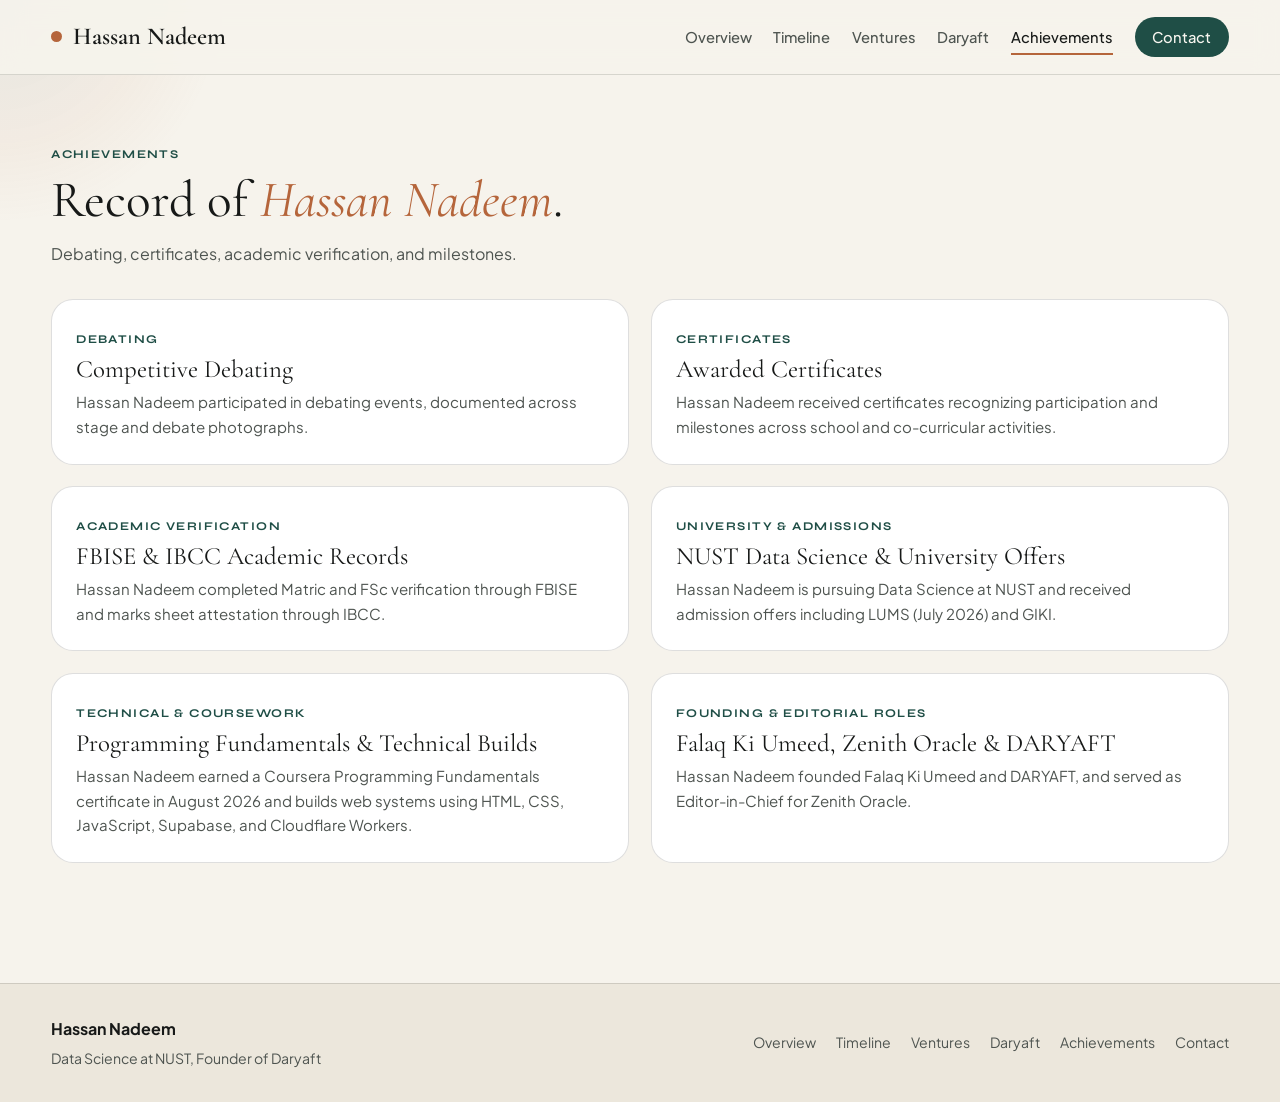
<file: achievements.html>
<!DOCTYPE html>
<html lang="en">
<head>
  <meta charset="UTF-8" />
  <meta name="viewport" content="width=device-width, initial-scale=1.0" />
  <title>Achievements — Hassan Nadeem</title>
  <link rel="stylesheet" href="style.css" />
</head>
<body>
  <div class="ambient-orb" id="ambientOrb" aria-hidden="true"></div>
  <div class="scroll-bar" id="scrollBar"></div>
  <header class="site-header">
    <a href="index.html" class="brand-link">
      <span class="brand-pulse"></span>
      <span>Hassan Nadeem</span>
    </a>
    <button class="burger-btn" id="burgerBtn" aria-label="Toggle navigation" aria-expanded="false">
      <span></span>
      <span></span>
    </button>
    <nav class="nav-links" id="navLinks">
      <a href="index.html">Overview</a><a href="timeline.html">Timeline</a><a href="ventures.html">Ventures</a><a href="daryaft.html">Daryaft</a><a href="achievements.html" class="active">Achievements</a><a href="contact.html" class="nav-cta">Contact</a>
    </nav>
  </header>

  <main>
    <section class="page-section reveal">
      <div class="section-header">
        <span class="kicker-label">ACHIEVEMENTS</span>
        <h2>Record of <em>Hassan Nadeem</em>.</h2>
        <p>
          Debating, certificates, academic verification, and milestones.
        </p>
      </div>

      <div class="text-record-list" id="achievementsList"></div>
    </section>
  </main>

  <footer class="site-footer">
    <div class="footer-row">
      <div>
        <strong>Hassan Nadeem</strong>
        <p>Data Science at NUST, Founder of Daryaft</p>
      </div>
      <div class="footer-nav">
        <a href="index.html">Overview</a>
        <a href="timeline.html">Timeline</a>
        <a href="ventures.html">Ventures</a>
        <a href="daryaft.html">Daryaft</a>
        <a href="achievements.html">Achievements</a>
        <a href="contact.html">Contact</a>
      </div>
    </div>
  </footer>

  <script src="data.js"></script>
  <script src="main.js"></script>
</body>
</html>
</file>
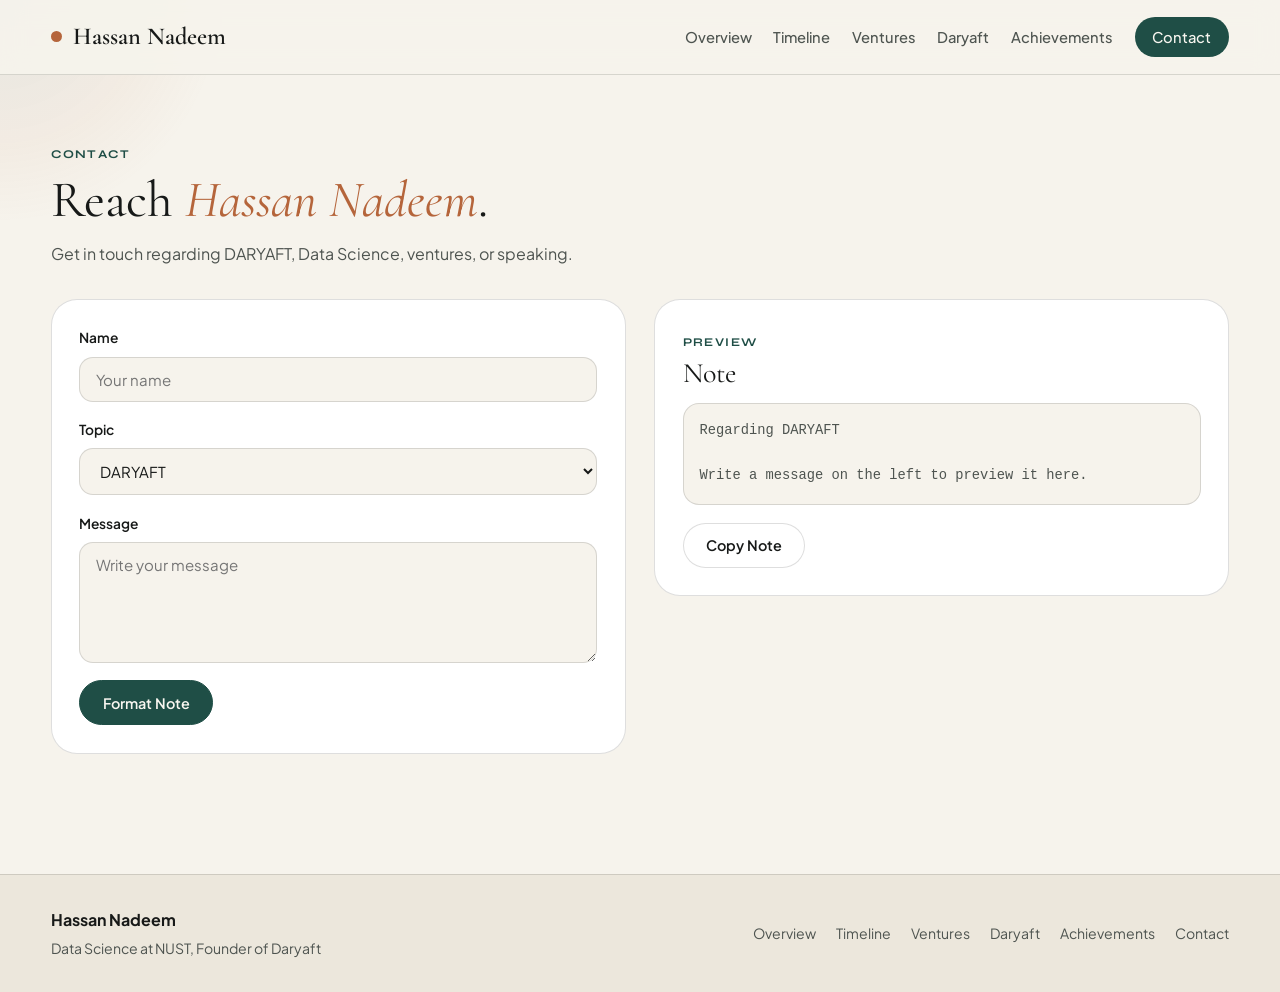
<file: contact.html>
<!DOCTYPE html>
<html lang="en">
<head>
  <meta charset="UTF-8" />
  <meta name="viewport" content="width=device-width, initial-scale=1.0" />
  <title>Contact — Hassan Nadeem</title>
  <link rel="stylesheet" href="style.css" />
</head>
<body>
  <div class="ambient-orb" id="ambientOrb" aria-hidden="true"></div>
  <div class="scroll-bar" id="scrollBar"></div>
  <header class="site-header">
    <a href="index.html" class="brand-link">
      <span class="brand-pulse"></span>
      <span>Hassan Nadeem</span>
    </a>
    <button class="burger-btn" id="burgerBtn" aria-label="Toggle navigation" aria-expanded="false">
      <span></span>
      <span></span>
    </button>
    <nav class="nav-links" id="navLinks">
      <a href="index.html">Overview</a><a href="timeline.html">Timeline</a><a href="ventures.html">Ventures</a><a href="daryaft.html">Daryaft</a><a href="achievements.html">Achievements</a><a href="contact.html" class="active nav-cta">Contact</a>
    </nav>
  </header>

  <main>
    <section class="page-section reveal">
      <div class="section-header">
        <span class="kicker-label">CONTACT</span>
        <h2>Reach <em>Hassan Nadeem</em>.</h2>
        <p>
          Get in touch regarding DARYAFT, Data Science, ventures, or speaking.
        </p>
      </div>

      <div class="contact-grid">
        <form class="panel-card" id="contactForm">
          <div class="input-group">
            <label for="senderInput">Name</label>
            <input type="text" id="senderInput" placeholder="Your name" required />
          </div>
          <div class="input-group">
            <label for="topicSelect">Topic</label>
            <select id="topicSelect">
              <option value="DARYAFT">DARYAFT</option>
              <option value="Data Science">Data Science</option>
              <option value="Ventures">Ventures</option>
              <option value="Debating &amp; Events">Debating &amp; Events</option>
            </select>
          </div>
          <div class="input-group">
            <label for="messageInput">Message</label>
            <textarea id="messageInput" rows="5" placeholder="Write your message" required></textarea>
          </div>
          <button type="submit" class="btn-solid">Format Note</button>
        </form>

        <div class="panel-card">
          <span class="kicker-label">PREVIEW</span>
          <h3 style="font-size: 1.75rem; margin: 0.35rem 0 0.85rem;">Note</h3>
          <pre id="draftPreview">Regarding DARYAFT

Write a message on the left to preview it here.</pre>
          <button type="button" class="btn-soft" id="copyDraftBtn">Copy Note</button>
        </div>
      </div>
    </section>
  </main>

  <footer class="site-footer">
    <div class="footer-row">
      <div>
        <strong>Hassan Nadeem</strong>
        <p>Data Science at NUST, Founder of Daryaft</p>
      </div>
      <div class="footer-nav">
        <a href="index.html">Overview</a>
        <a href="timeline.html">Timeline</a>
        <a href="ventures.html">Ventures</a>
        <a href="daryaft.html">Daryaft</a>
        <a href="achievements.html">Achievements</a>
        <a href="contact.html">Contact</a>
      </div>
    </div>
  </footer>

  <script src="data.js"></script>
  <script src="main.js"></script>
</body>
</html>
</file>
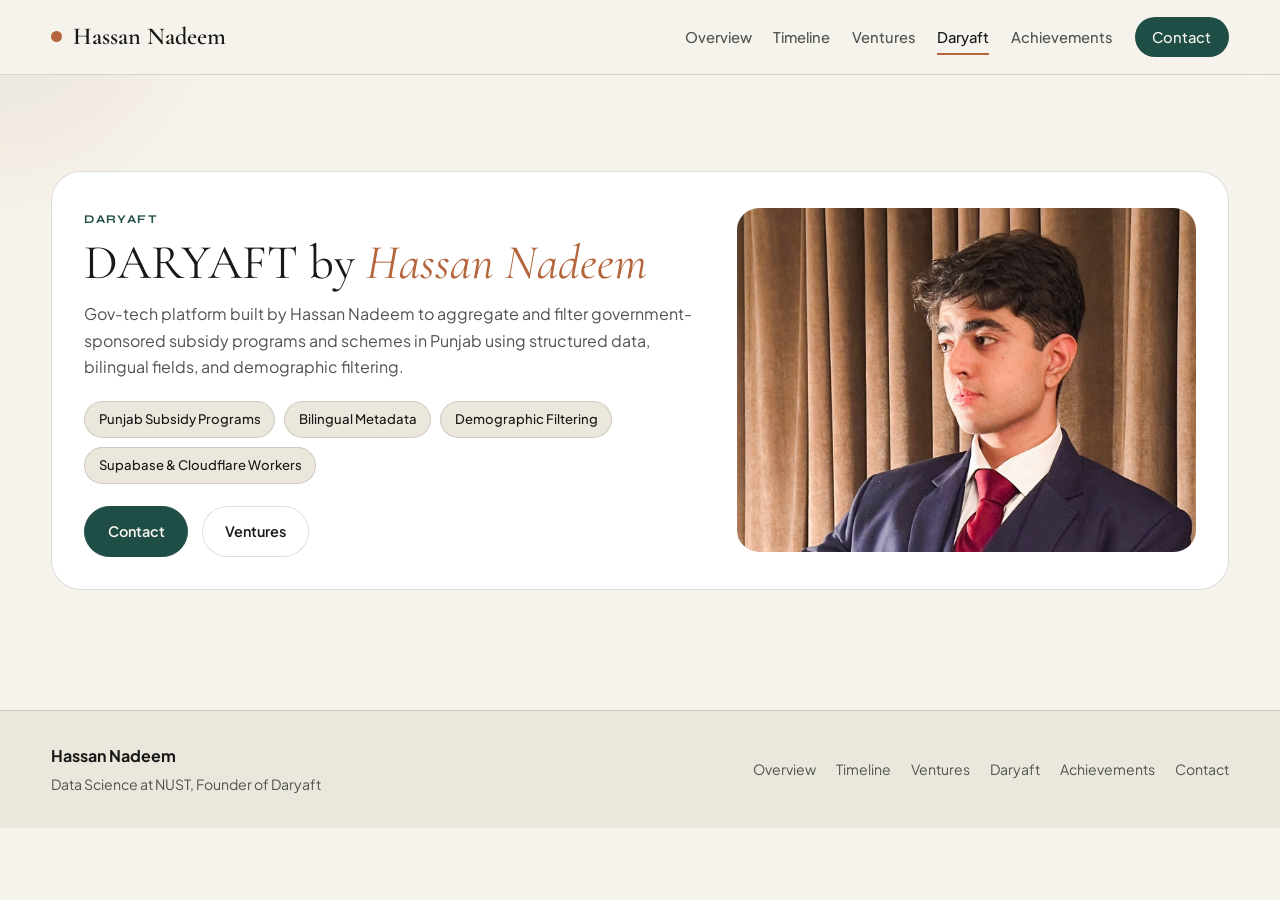
<file: daryaft.html>
<!DOCTYPE html>
<html lang="en">
<head>
  <meta charset="UTF-8" />
  <meta name="viewport" content="width=device-width, initial-scale=1.0" />
  <title>Daryaft — Hassan Nadeem</title>
  <link rel="stylesheet" href="style.css" />
</head>
<body>
  <div class="ambient-orb" id="ambientOrb" aria-hidden="true"></div>
  <div class="scroll-bar" id="scrollBar"></div>
  <header class="site-header">
    <a href="index.html" class="brand-link">
      <span class="brand-pulse"></span>
      <span>Hassan Nadeem</span>
    </a>
    <button class="burger-btn" id="burgerBtn" aria-label="Toggle navigation" aria-expanded="false">
      <span></span>
      <span></span>
    </button>
    <nav class="nav-links" id="navLinks">
      <a href="index.html">Overview</a><a href="timeline.html">Timeline</a><a href="ventures.html">Ventures</a><a href="daryaft.html" class="active">Daryaft</a><a href="achievements.html">Achievements</a><a href="contact.html" class="nav-cta">Contact</a>
    </nav>
  </header>

  <main>
    <section class="page-section reveal">
      <div class="daryaft-banner">
        <div>
          <span class="kicker-label">DARYAFT</span>
          <h2>DARYAFT by <em>Hassan Nadeem</em></h2>
          <p>
            Gov-tech platform built by Hassan Nadeem to aggregate and filter government-sponsored subsidy programs and schemes in Punjab using structured data, bilingual fields, and demographic filtering.
          </p>
          <div class="daryaft-pills">
            <span class="daryaft-pill">Punjab Subsidy Programs</span>
            <span class="daryaft-pill">Bilingual Metadata</span>
            <span class="daryaft-pill">Demographic Filtering</span>
            <span class="daryaft-pill">Supabase &amp; Cloudflare Workers</span>
          </div>
          <div class="hero-cta-row">
            <a href="contact.html" class="btn-solid">Contact</a>
            <a href="ventures.html" class="btn-soft">Ventures</a>
          </div>
        </div>

        <div class="daryaft-visual">
          <img src="z1.jpeg" alt="Hassan Nadeem" />
        </div>
      </div>
    </section>
  </main>

  <footer class="site-footer">
    <div class="footer-row">
      <div>
        <strong>Hassan Nadeem</strong>
        <p>Data Science at NUST, Founder of Daryaft</p>
      </div>
      <div class="footer-nav">
        <a href="index.html">Overview</a>
        <a href="timeline.html">Timeline</a>
        <a href="ventures.html">Ventures</a>
        <a href="daryaft.html">Daryaft</a>
        <a href="achievements.html">Achievements</a>
        <a href="contact.html">Contact</a>
      </div>
    </div>
  </footer>

  <script src="data.js"></script>
  <script src="main.js"></script>
</body>
</html>
</file>
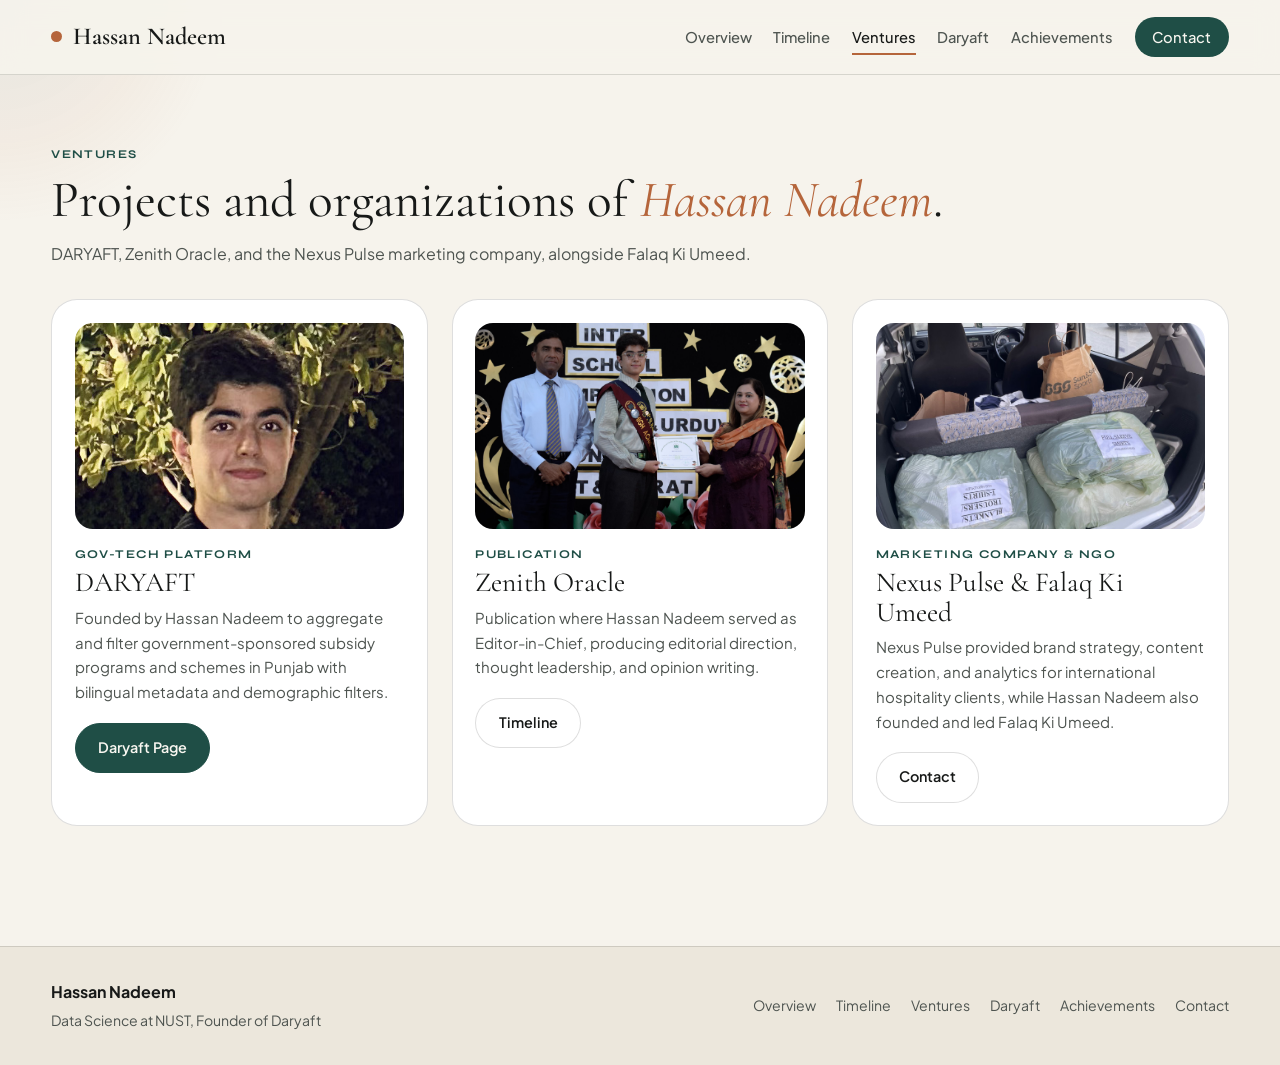
<file: ventures.html>
<!DOCTYPE html>
<html lang="en">
<head>
  <meta charset="UTF-8" />
  <meta name="viewport" content="width=device-width, initial-scale=1.0" />
  <title>Ventures — Hassan Nadeem</title>
  <link rel="stylesheet" href="style.css" />
</head>
<body>
  <div class="ambient-orb" id="ambientOrb" aria-hidden="true"></div>
  <div class="scroll-bar" id="scrollBar"></div>
  <header class="site-header">
    <a href="index.html" class="brand-link">
      <span class="brand-pulse"></span>
      <span>Hassan Nadeem</span>
    </a>
    <button class="burger-btn" id="burgerBtn" aria-label="Toggle navigation" aria-expanded="false">
      <span></span>
      <span></span>
    </button>
    <nav class="nav-links" id="navLinks">
      <a href="index.html">Overview</a><a href="timeline.html">Timeline</a><a href="ventures.html" class="active">Ventures</a><a href="daryaft.html">Daryaft</a><a href="achievements.html">Achievements</a><a href="contact.html" class="nav-cta">Contact</a>
    </nav>
  </header>

  <main>
    <section class="page-section reveal">
      <div class="section-header">
        <span class="kicker-label">VENTURES</span>
        <h2>Projects and organizations of <em>Hassan Nadeem</em>.</h2>
        <p>
          DARYAFT, Zenith Oracle, and the Nexus Pulse marketing company, alongside Falaq Ki Umeed.
        </p>
      </div>

      <div class="ventures-three-col">
        <article class="feature-panel">
          <img src="n.jpg" alt="Hassan Nadeem" />
          <span class="kicker-label">GOV-TECH PLATFORM</span>
          <h3>DARYAFT</h3>
          <p>
            Founded by Hassan Nadeem to aggregate and filter government-sponsored subsidy programs and schemes in Punjab with bilingual metadata and demographic filters.
          </p>
          <div class="hero-cta-row" style="margin-top: 1.1rem;">
            <a href="daryaft.html" class="btn-solid">Daryaft Page</a>
          </div>
        </article>

        <article class="feature-panel">
          <img src="2.jpg" alt="Hassan Nadeem" />
          <span class="kicker-label">PUBLICATION</span>
          <h3>Zenith Oracle</h3>
          <p>
            Publication where Hassan Nadeem served as Editor-in-Chief, producing editorial direction, thought leadership, and opinion writing.
          </p>
          <div class="hero-cta-row" style="margin-top: 1.1rem;">
            <a href="timeline.html" class="btn-soft">Timeline</a>
          </div>
        </article>

        <article class="feature-panel">
          <img src="5.jpg" alt="Hassan Nadeem in a Falaq Ki Umeed affiliated photograph" />
          <span class="kicker-label">MARKETING COMPANY &amp; NGO</span>
          <h3>Nexus Pulse &amp; Falaq Ki Umeed</h3>
          <p>
            Nexus Pulse provided brand strategy, content creation, and analytics for international hospitality clients, while Hassan Nadeem also founded and led Falaq Ki Umeed.
          </p>
          <div class="hero-cta-row" style="margin-top: 1.1rem;">
            <a href="contact.html" class="btn-soft">Contact</a>
          </div>
        </article>
      </div>
    </section>
  </main>

  <footer class="site-footer">
    <div class="footer-row">
      <div>
        <strong>Hassan Nadeem</strong>
        <p>Data Science at NUST, Founder of Daryaft</p>
      </div>
      <div class="footer-nav">
        <a href="index.html">Overview</a>
        <a href="timeline.html">Timeline</a>
        <a href="ventures.html">Ventures</a>
        <a href="daryaft.html">Daryaft</a>
        <a href="achievements.html">Achievements</a>
        <a href="contact.html">Contact</a>
      </div>
    </div>
  </footer>

  <script src="data.js"></script>
  <script src="main.js"></script>
</body>
</html>
</file>
<file: style.css>
@import url('https://fonts.googleapis.com/css2?family=Cormorant+Garamond:ital,opsz,wght@0,6..144,400;0,6..144,600;1,6..144,400&family=Syne:wght@600;700;800&family=Plus+Jakarta+Sans:wght@400;500;600;700&display=swap');

:root {
  --bg: #f6f3ec;
  --surface: #ffffff;
  --surface-tint: #ece7dc;
  --ink: #171918;
  --ink-soft: #4e5450;
  --accent: #1f4e46;
  --accent-warm: #b5653b;
  --line: rgba(23, 25, 24, 0.14);
  --font-display: "Cormorant Garamond", Georgia, serif;
  --font-accent: "Syne", sans-serif;
  --font-body: "Plus Jakarta Sans", sans-serif;
}

*, *::before, *::after {
  box-sizing: border-box;
}

html {
  scroll-behavior: smooth;
}

body {
  margin: 0;
  background: var(--bg);
  color: var(--ink);
  font-family: var(--font-body);
  line-height: 1.65;
  overflow-x: hidden;
  position: relative;
}

.ambient-orb {
  position: fixed;
  width: 440px;
  height: 440px;
  border-radius: 50%;
  background: radial-gradient(circle, rgba(31, 78, 70, 0.08) 0%, rgba(181, 101, 59, 0.05) 45%, transparent 72%);
  pointer-events: none;
  z-index: 0;
  transform: translate(-50%, -50%);
  transition: left 0.45s cubic-bezier(0.22, 1, 0.36, 1), top 0.45s cubic-bezier(0.22, 1, 0.36, 1);
}

.scroll-bar {
  position: fixed;
  top: 0;
  left: 0;
  height: 3px;
  width: 0%;
  background: linear-gradient(90deg, var(--accent), var(--accent-warm));
  z-index: 300;
}

/* Header */
.site-header {
  position: sticky;
  top: 0;
  z-index: 200;
  display: flex;
  align-items: center;
  justify-content: space-between;
  gap: 1.5rem;
  padding: 1.05rem clamp(1.25rem, 4vw, 3.5rem);
  background: rgba(246, 243, 236, 0.92);
  backdrop-filter: blur(12px);
  border-bottom: 1px solid var(--line);
}

.brand-link {
  display: inline-flex;
  align-items: center;
  gap: 0.7rem;
  font-family: var(--font-display);
  font-size: 1.52rem;
  font-weight: 600;
  color: var(--ink);
  text-decoration: none;
}

.brand-pulse {
  width: 11px;
  height: 11px;
  border-radius: 50%;
  background: var(--accent-warm);
  animation: pulseRing 2.8s ease-in-out infinite;
}

@keyframes pulseRing {
  0%, 100% { box-shadow: 0 0 0 0 rgba(181, 101, 59, 0.42); transform: scale(1); }
  50% { box-shadow: 0 0 0 7px rgba(181, 101, 59, 0); transform: scale(1.08); }
}

.nav-links {
  display: flex;
  align-items: center;
  flex-wrap: wrap;
  gap: 1.35rem;
}

.nav-links a {
  position: relative;
  text-decoration: none;
  color: var(--ink-soft);
  font-size: 0.92rem;
  font-weight: 500;
  padding: 0.25rem 0;
  transition: color 0.25s ease;
}

.nav-links a:hover,
.nav-links a.active {
  color: var(--ink);
}

.nav-links a.active::after {
  content: "";
  position: absolute;
  left: 0;
  right: 0;
  bottom: -2px;
  height: 2px;
  background: var(--accent-warm);
}

.nav-links a.nav-cta {
  padding: 0.5rem 1.1rem;
  border-radius: 999px;
  background: var(--accent);
  color: #f8f6f0;
}

.nav-links a.nav-cta.active::after {
  display: none;
}

.burger-btn {
  display: none;
  flex-direction: column;
  gap: 5px;
  background: transparent;
  border: 1px solid var(--line);
  border-radius: 8px;
  padding: 0.55rem 0.65rem;
  cursor: pointer;
}

.burger-btn span {
  width: 20px;
  height: 1.5px;
  background: var(--ink);
}

/* Type & labels */
.kicker-label {
  display: inline-block;
  font-family: var(--font-accent);
  font-size: 0.74rem;
  font-weight: 700;
  letter-spacing: 0.12em;
  text-transform: uppercase;
  color: var(--accent);
}

h1, h2, h3 {
  font-family: var(--font-display);
  font-weight: 400;
  line-height: 1.07;
  margin: 0;
  color: var(--ink);
}

h1 em, h2 em {
  font-style: italic;
  color: var(--accent-warm);
}

/* Editorial split hero */
.editorial-hero {
  position: relative;
  z-index: 1;
  display: grid;
  grid-template-columns: 0.92fr 1.08fr;
  gap: clamp(2rem, 5vw, 4.5rem);
  align-items: start;
  max-width: 1320px;
  margin: 0 auto;
  padding: clamp(2.2rem, 5vw, 4.2rem) clamp(1.25rem, 4vw, 3.5rem) 2.5rem;
}

.hero-left-column {
  position: relative;
}

.hero-portrait-wrap {
  border-radius: 26px;
  overflow: hidden;
  border: 1px solid var(--line);
  background: var(--surface);
  box-shadow: 0 24px 55px rgba(23, 25, 24, 0.08);
  aspect-ratio: 4 / 4.8;
  transition: transform 0.45s cubic-bezier(0.22, 1, 0.36, 1);
}

.hero-portrait-wrap:hover {
  transform: translateY(-4px);
}

.hero-portrait-wrap img {
  width: 100%;
  height: 100%;
  object-fit: cover;
  display: block;
  transition: transform 0.65s cubic-bezier(0.22, 1, 0.36, 1);
}

.hero-portrait-wrap:hover img {
  transform: scale(1.03);
}

.hero-switch-bar {
  display: flex;
  align-items: center;
  justify-content: space-between;
  gap: 0.75rem;
  margin-top: 0.85rem;
  padding: 0.65rem 0.95rem;
  background: var(--surface);
  border: 1px solid var(--line);
  border-radius: 16px;
  font-size: 0.85rem;
}

.hero-right-column {
  padding-top: clamp(0.5rem, 3vw, 2.5rem);
  display: flex;
  flex-direction: column;
}

.editorial-greeting {
  font-family: var(--font-display);
  font-size: clamp(2.8rem, 5.2vw, 4.5rem);
  color: var(--accent-warm);
  line-height: 1.05;
  margin-top: 0.65rem;
}

.editorial-headline {
  font-family: var(--font-display);
  font-size: clamp(2.1rem, 3.5vw, 3rem);
  margin-top: 0.85rem;
}

.editorial-copy {
  margin-top: 1.35rem;
  max-width: 54ch;
  color: var(--ink-soft);
  font-size: 1.02rem;
}

.editorial-copy p {
  margin: 0 0 1.05rem;
}

.underlined-phrase {
  color: var(--ink);
  font-weight: 500;
  text-decoration: underline;
  text-decoration-color: var(--accent-warm);
  text-underline-offset: 4px;
  text-decoration-thickness: 1.5px;
}

.hero-cta-row {
  display: flex;
  flex-wrap: wrap;
  gap: 0.85rem;
  margin-top: 0.65rem;
}

.btn-solid, .btn-soft, .btn-outline {
  display: inline-flex;
  align-items: center;
  justify-content: center;
  padding: 0.78rem 1.4rem;
  border-radius: 999px;
  font-family: var(--font-body);
  font-size: 0.9rem;
  font-weight: 600;
  text-decoration: none;
  cursor: pointer;
  transition: transform 0.25s ease, background-color 0.25s ease, border-color 0.25s ease;
}

.btn-solid {
  background: var(--accent);
  color: #f8f6f0;
  border: 1px solid var(--accent);
}

.btn-solid:hover {
  background: #163a34;
  transform: translateY(-2px);
}

.btn-soft {
  background: var(--surface);
  color: var(--ink);
  border: 1px solid var(--line);
}

.btn-soft:hover {
  border-color: var(--ink);
  transform: translateY(-2px);
}

.btn-outline {
  background: transparent;
  color: var(--ink);
  border: 1px solid var(--line);
}

.btn-outline:hover {
  background: var(--surface-tint);
}

.hero-inset-card {
  align-self: flex-end;
  margin-top: clamp(2rem, 5vw, 4.2rem);
  max-width: 265px;
  background: var(--surface);
  border: 1px solid var(--line);
  border-radius: 20px;
  padding: 0.65rem;
  box-shadow: 0 16px 36px rgba(23, 25, 24, 0.07);
  transition: transform 0.35s ease;
}

.hero-inset-card:hover {
  transform: translateY(-4px);
}

.hero-inset-card img {
  width: 100%;
  aspect-ratio: 4 / 3;
  object-fit: cover;
  border-radius: 14px;
  display: block;
}

/* Marquee strip */
.marquee-strip {
  position: relative;
  z-index: 1;
  border-top: 1px solid var(--line);
  border-bottom: 1px solid var(--line);
  background: var(--surface-tint);
  padding: 0.8rem 0;
  overflow: hidden;
  white-space: nowrap;
}

.marquee-track {
  display: inline-flex;
  gap: 2.25rem;
  font-family: var(--font-accent);
  font-size: 0.78rem;
  font-weight: 700;
  letter-spacing: 0.08em;
  color: var(--ink-soft);
  animation: marqueeMove 26s linear infinite;
}

@keyframes marqueeMove {
  0% { transform: translateX(0); }
  100% { transform: translateX(-50%); }
}

/* Sections */
.page-section {
  position: relative;
  z-index: 1;
  max-width: 1320px;
  margin: 0 auto;
  padding: clamp(2.5rem, 5vw, 4rem) clamp(1.25rem, 4vw, 3.5rem);
}

.section-header h2 {
  font-size: clamp(2.2rem, 4vw, 3.5rem);
  margin-top: 0.5rem;
}

.section-header p {
  max-width: 60ch;
  color: var(--ink-soft);
  margin-top: 0.8rem;
}

/* Destination route cards on Home */
.route-grid {
  display: grid;
  grid-template-columns: repeat(3, 1fr);
  gap: 1.5rem;
  margin-top: 2rem;
}

.route-card {
  background: var(--surface);
  border: 1px solid var(--line);
  border-radius: 26px;
  padding: 1.25rem;
  display: flex;
  flex-direction: column;
  gap: 1rem;
  transition: transform 0.35s cubic-bezier(0.22, 1, 0.36, 1), box-shadow 0.35s ease;
}

.route-card:hover {
  transform: translateY(-5px);
  box-shadow: 0 20px 42px rgba(23, 25, 24, 0.08);
}

.route-thumb {
  aspect-ratio: 4 / 3;
  border-radius: 18px;
  overflow: hidden;
}

.route-thumb img {
  width: 100%;
  height: 100%;
  object-fit: cover;
  transition: transform 0.5s ease;
}

.route-card:hover .route-thumb img {
  transform: scale(1.04);
}

.route-card h3 {
  font-size: 1.65rem;
  margin: 0.25rem 0 0.45rem;
}

.route-card p {
  margin: 0;
  font-size: 0.92rem;
  color: var(--ink-soft);
}

.route-go {
  margin-top: auto;
  font-weight: 600;
  font-size: 0.9rem;
  color: var(--accent);
  text-decoration: none;
}

/* Filter chips & Photo cards */
.chip-row {
  display: flex;
  flex-wrap: wrap;
  gap: 0.6rem;
  margin-top: 1.5rem;
}

.filter-chip {
  padding: 0.5rem 1rem;
  border-radius: 999px;
  border: 1px solid var(--line);
  background: var(--surface);
  color: var(--ink);
  font-family: var(--font-body);
  font-size: 0.86rem;
  font-weight: 500;
  cursor: pointer;
  transition: all 0.22s ease;
}

.filter-chip.active,
.filter-chip:hover {
  background: var(--accent);
  color: #f8f6f0;
  border-color: var(--accent);
}

.archive-grid {
  display: grid;
  grid-template-columns: repeat(3, 1fr);
  gap: 1.6rem;
  margin-top: 2rem;
}

.archive-card {
  background: var(--surface);
  border: 1px solid var(--line);
  border-radius: 24px;
  padding: 1rem;
  cursor: pointer;
  transition: transform 0.32s ease, box-shadow 0.32s ease;
}

.archive-card:hover {
  transform: translateY(-5px);
  box-shadow: 0 18px 36px rgba(23, 25, 24, 0.08);
}

.archive-frame {
  aspect-ratio: 4 / 3.2;
  border-radius: 18px;
  overflow: hidden;
  transition: border-radius 0.5s ease;
}

.archive-frame.contour-arch {
  border-radius: 140px 140px 18px 18px;
}

.archive-frame.contour-organic {
  border-radius: 58% 42% 48% 52% / 44% 56% 44% 56%;
}

.archive-frame.contour-angled {
  border-radius: 28px 90px 28px 90px;
}

.archive-frame img {
  width: 100%;
  height: 100%;
  object-fit: cover;
  transition: transform 0.45s ease;
}

.archive-card:hover .archive-frame img {
  transform: scale(1.04);
}

.archive-meta {
  padding: 0.85rem 0.35rem 0.25rem;
}

.archive-meta h3 {
  font-size: 1.38rem;
  margin: 0.25rem 0 0.3rem;
}

.archive-meta p {
  margin: 0;
  font-size: 0.88rem;
  color: var(--ink-soft);
}

/* Timeline blocks */
.story-stack {
  display: grid;
  gap: 1.4rem;
  margin-top: 2rem;
}

.story-row {
  display: grid;
  grid-template-columns: 230px 1fr;
  gap: 1.6rem;
  align-items: center;
  background: var(--surface);
  border: 1px solid var(--line);
  border-radius: 24px;
  padding: 1.15rem;
}

.story-thumb {
  aspect-ratio: 4 / 3;
  border-radius: 16px;
  overflow: hidden;
}

.story-thumb img {
  width: 100%;
  height: 100%;
  object-fit: cover;
}

.story-copy h3 {
  font-size: 1.68rem;
  margin: 0.25rem 0 0.45rem;
}

.story-copy p {
  margin: 0;
  color: var(--ink-soft);
}

/* Text-only Achievements list (no pictures) */
.text-record-list {
  display: grid;
  grid-template-columns: repeat(2, 1fr);
  gap: 1.35rem;
  margin-top: 2rem;
}

.text-record-card {
  background: var(--surface);
  border: 1px solid var(--line);
  border-radius: 22px;
  padding: 1.5rem;
  transition: transform 0.25s ease, border-color 0.25s ease;
}

.text-record-card:hover {
  transform: translateY(-3px);
  border-color: var(--accent);
}

.text-record-card h3 {
  font-size: 1.55rem;
  margin: 0.35rem 0 0.45rem;
}

.text-record-card p {
  margin: 0;
  color: var(--ink-soft);
  font-size: 0.94rem;
}

/* Ventures grid */
.ventures-three-col {
  display: grid;
  grid-template-columns: repeat(3, 1fr);
  gap: 1.5rem;
  margin-top: 2rem;
}

.feature-panel {
  background: var(--surface);
  border: 1px solid var(--line);
  border-radius: 26px;
  padding: 1.4rem;
  display: flex;
  flex-direction: column;
}

.feature-panel img {
  width: 100%;
  aspect-ratio: 16 / 10;
  object-fit: cover;
  border-radius: 18px;
  margin-bottom: 1rem;
}

.feature-panel h3 {
  font-size: 1.72rem;
  margin: 0.25rem 0 0.5rem;
}

.feature-panel p {
  margin: 0;
  color: var(--ink-soft);
  font-size: 0.94rem;
}

.daryaft-banner {
  margin-top: 2rem;
  display: grid;
  grid-template-columns: 1.15fr 0.85fr;
  gap: 2rem;
  align-items: center;
  background: var(--surface);
  border: 1px solid var(--line);
  border-radius: 30px;
  padding: 2rem;
}

.daryaft-banner h2 {
  font-size: clamp(2.1rem, 3.8vw, 3.1rem);
  margin: 0.4rem 0 0.8rem;
}

.daryaft-banner p {
  color: var(--ink-soft);
  margin: 0 0 1.25rem;
}

.daryaft-pills {
  display: flex;
  flex-wrap: wrap;
  gap: 0.55rem;
  margin-bottom: 1.4rem;
}

.daryaft-pill {
  background: var(--surface-tint);
  border: 1px solid var(--line);
  padding: 0.42rem 0.85rem;
  border-radius: 999px;
  font-size: 0.82rem;
  font-weight: 500;
}

.daryaft-visual {
  border-radius: 22px;
  overflow: hidden;
  aspect-ratio: 4 / 3;
}

.daryaft-visual img {
  width: 100%;
  height: 100%;
  object-fit: cover;
}

/* Contact layout */
.contact-grid {
  display: grid;
  grid-template-columns: 1fr 1fr;
  gap: 1.8rem;
  margin-top: 2rem;
  align-items: start;
}

.panel-card {
  background: var(--surface);
  border: 1px solid var(--line);
  border-radius: 26px;
  padding: 1.7rem;
}

.input-group {
  display: flex;
  flex-direction: column;
  gap: 0.4rem;
  margin-bottom: 1.1rem;
}

.input-group label {
  font-size: 0.86rem;
  font-weight: 600;
}

.input-group input,
.input-group select,
.input-group textarea {
  width: 100%;
  padding: 0.75rem 0.95rem;
  border-radius: 14px;
  border: 1px solid var(--line);
  background: var(--bg);
  font-family: var(--font-body);
  font-size: 0.94rem;
  color: var(--ink);
}

#draftPreview {
  white-space: pre-wrap;
  background: var(--bg);
  border: 1px solid var(--line);
  border-radius: 16px;
  padding: 1rem;
  font-size: 0.86rem;
  color: var(--ink-soft);
  margin: 0 0 1.1rem;
}

/* Lightbox modal */
.modal-box {
  position: fixed;
  inset: 0;
  z-index: 400;
  display: none;
  align-items: center;
  justify-content: center;
  padding: 1.5rem;
}

.modal-box.open {
  display: flex;
}

.modal-dim {
  position: absolute;
  inset: 0;
  background: rgba(23, 25, 24, 0.65);
  backdrop-filter: blur(5px);
}

.modal-panel {
  position: relative;
  z-index: 2;
  display: grid;
  grid-template-columns: 1fr 1fr;
  gap: 1.8rem;
  align-items: center;
  background: var(--bg);
  border-radius: 28px;
  padding: 1.8rem;
  max-width: 820px;
  width: 100%;
}

.modal-panel img {
  width: 100%;
  aspect-ratio: 4 / 3.4;
  object-fit: cover;
  border-radius: 18px;
}

.modal-close {
  position: absolute;
  top: 1rem;
  right: 1rem;
  width: 36px;
  height: 36px;
  border-radius: 50%;
  border: 1px solid var(--line);
  background: var(--surface);
  font-size: 1.25rem;
  cursor: pointer;
}

/* Always visible by default; smooth entrance when observed */
.reveal {
  opacity: 1;
  transform: none;
  transition: opacity 0.55s ease, transform 0.55s ease;
}

.reveal.reveal-ready {
  opacity: 0;
  transform: translateY(14px);
}

.reveal.is-shown {
  opacity: 1;
  transform: none;
}

/* Footer */
.site-footer {
  position: relative;
  z-index: 1;
  margin-top: 3.5rem;
  border-top: 1px solid var(--line);
  background: var(--surface-tint);
  padding: 2rem clamp(1.25rem, 4vw, 3.5rem);
}

.footer-row {
  max-width: 1320px;
  margin: 0 auto;
  display: flex;
  justify-content: space-between;
  align-items: center;
  flex-wrap: wrap;
  gap: 1.25rem;
}

.footer-row p {
  margin: 0.25rem 0 0;
  font-size: 0.88rem;
  color: var(--ink-soft);
}

.footer-nav {
  display: flex;
  flex-wrap: wrap;
  gap: 1.25rem;
  font-size: 0.88rem;
}

.footer-nav a {
  text-decoration: none;
  color: var(--ink-soft);
}

.footer-nav a:hover {
  color: var(--ink);
}

@media (max-width: 960px) {
  .editorial-hero,
  .route-grid,
  .archive-grid,
  .ventures-three-col,
  .text-record-list,
  .daryaft-banner,
  .contact-grid,
  .modal-panel {
    grid-template-columns: 1fr;
  }
  .story-row {
    grid-template-columns: 1fr;
  }
  .hero-inset-card {
    align-self: stretch;
    max-width: 100%;
    margin-top: 1.5rem;
  }
}

@media (max-width: 740px) {
  .burger-btn {
    display: flex;
  }
  .nav-links {
    display: none;
    position: absolute;
    top: 100%;
    left: 0;
    right: 0;
    flex-direction: column;
    align-items: flex-start;
    padding: 1.2rem clamp(1.25rem, 4vw, 3.5rem);
    background: var(--bg);
    border-bottom: 1px solid var(--line);
    gap: 0.9rem;
  }
  .nav-links.open {
    display: flex;
  }
}
</file>
